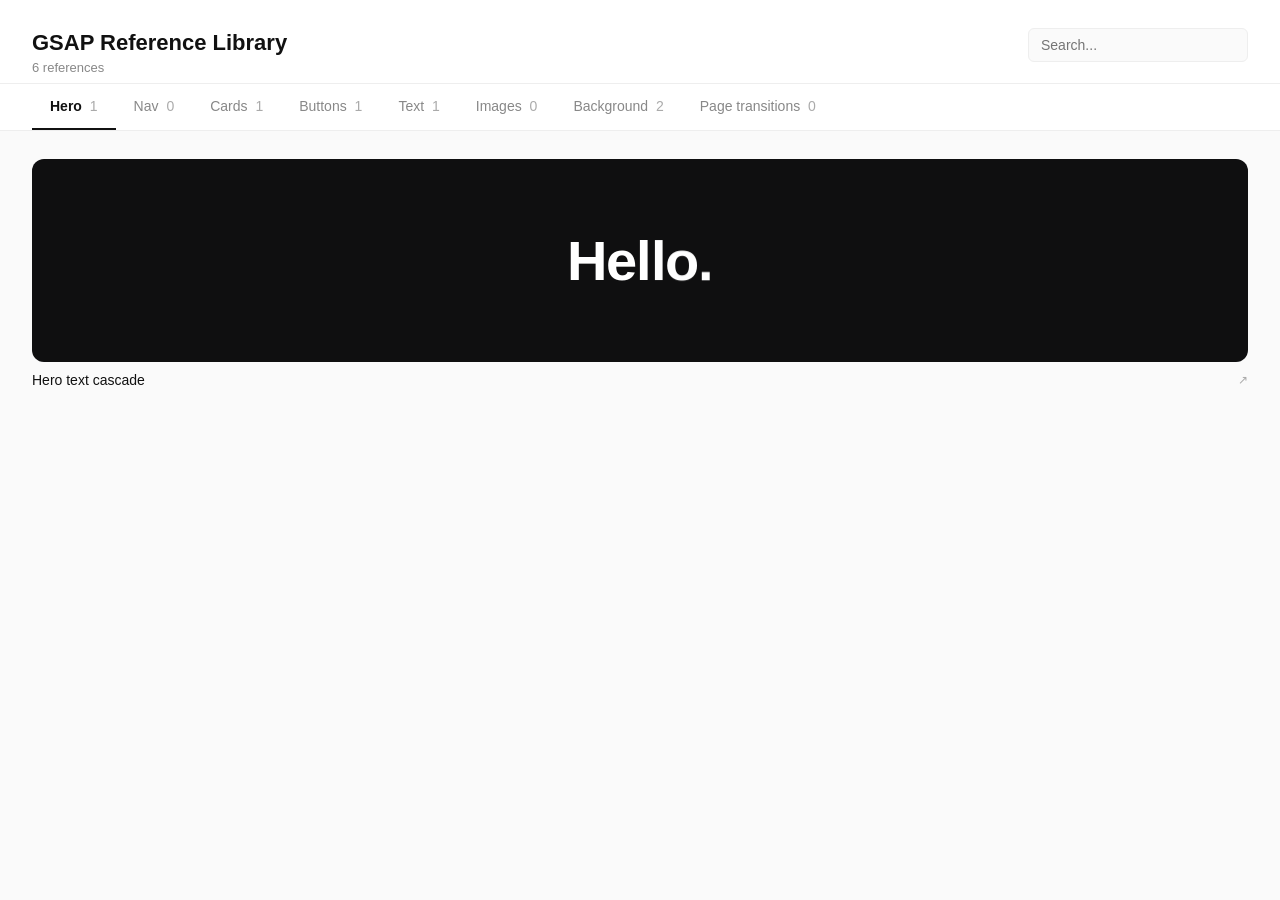
<file: index.html>
<!DOCTYPE html>
<html lang="en">
<head>
  <meta charset="UTF-8">
  <meta name="viewport" content="width=device-width, initial-scale=1">
  <title>GSAP Reference Library</title>
  <link rel="stylesheet" href="styles.css">
</head>
<body>
  <header>
    <div class="title-strip">
      <div>
        <h1>GSAP Reference Library</h1>
        <p class="subtitle" id="entry-count">0 references</p>
      </div>
      <input type="search" id="search" placeholder="Search..." autocomplete="off" aria-label="Search references">
    </div>
    <nav id="tab-bar" class="tab-bar"></nav>
  </header>
  <main>
    <div id="grid" class="grid"></div>
  </main>
  <script src="references.js"></script>
  <script src="library.js"></script>
</body>
</html>
</file>
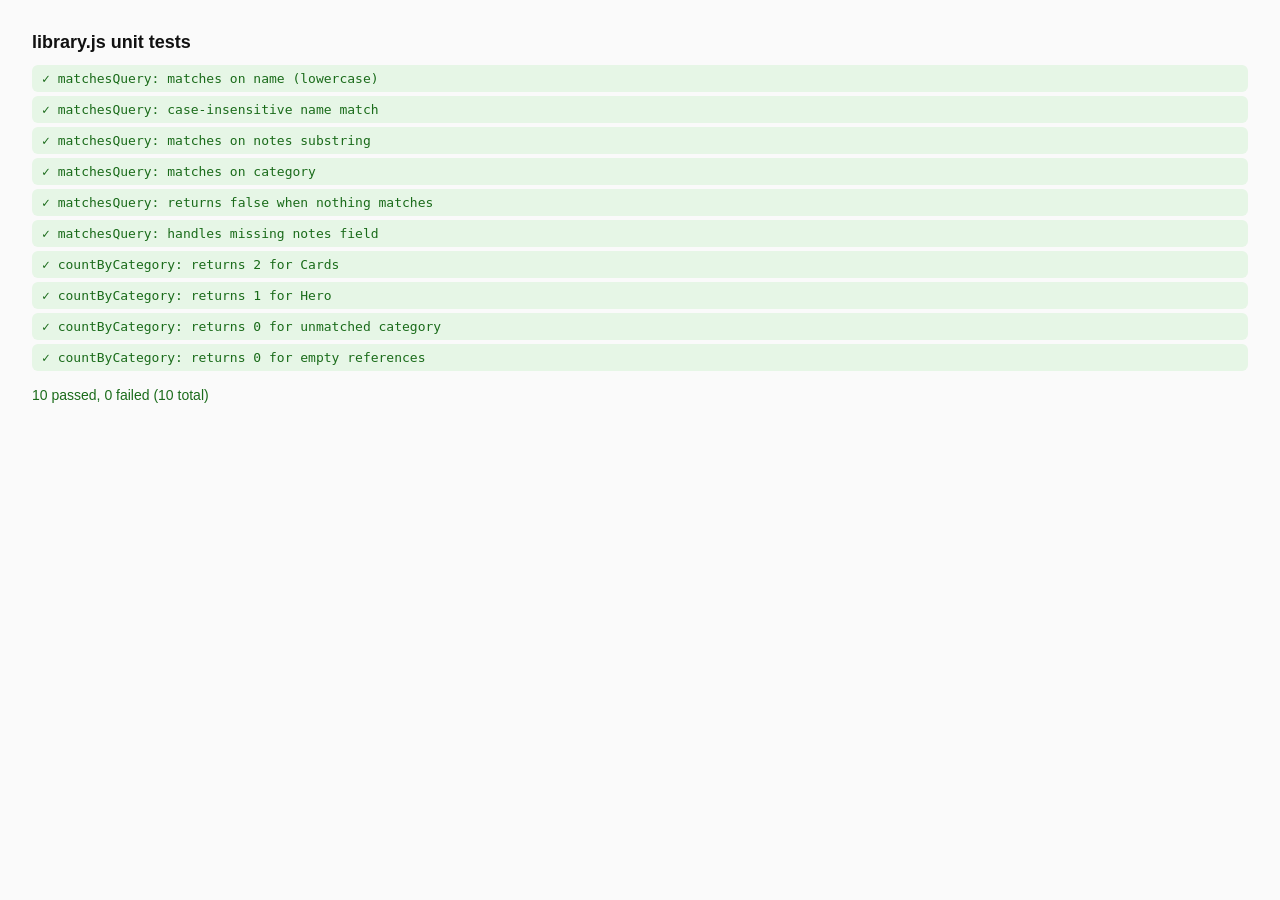
<file: tests.html>
<!DOCTYPE html>
<html lang="en">
<head>
  <meta charset="UTF-8">
  <title>Library Tests</title>
  <style>
    body { font-family: -apple-system, BlinkMacSystemFont, "Segoe UI", Roboto, sans-serif;
      padding: 24px; background: #fafafa; color: #111; }
    h1 { font-size: 18px; margin-top: 0; }
    .test { padding: 6px 10px; border-radius: 6px; margin: 4px 0; font-size: 13px;
      font-family: ui-monospace, SFMono-Regular, Menlo, Consolas, monospace; }
    .pass { background: #e6f6e6; color: #1a6b1a; }
    .fail { background: #fde6e6; color: #a01515; }
    .summary { margin-top: 16px; font-size: 14px; }
  </style>
</head>
<body>
  <h1>library.js unit tests</h1>
  <div id="results"></div>
  <div id="summary" class="summary"></div>

  <!-- Hidden stubs so library.js's init() doesn't null-deref on DOMContentLoaded.
       tests.js runs synchronously and finishes before DOMContentLoaded; init()
       fires after and would otherwise crash on these element lookups. -->
  <div style="display:none" aria-hidden="true">
    <p id="entry-count"></p>
    <input id="search">
    <nav id="tab-bar"></nav>
    <div id="grid"></div>
  </div>

  <!-- Empty REFERENCES — tests don't need the real seed data -->
  <script>window.REFERENCES = [];</script>
  <script src="library.js"></script>
  <script src="tests.js"></script>
</body>
</html>
</file>
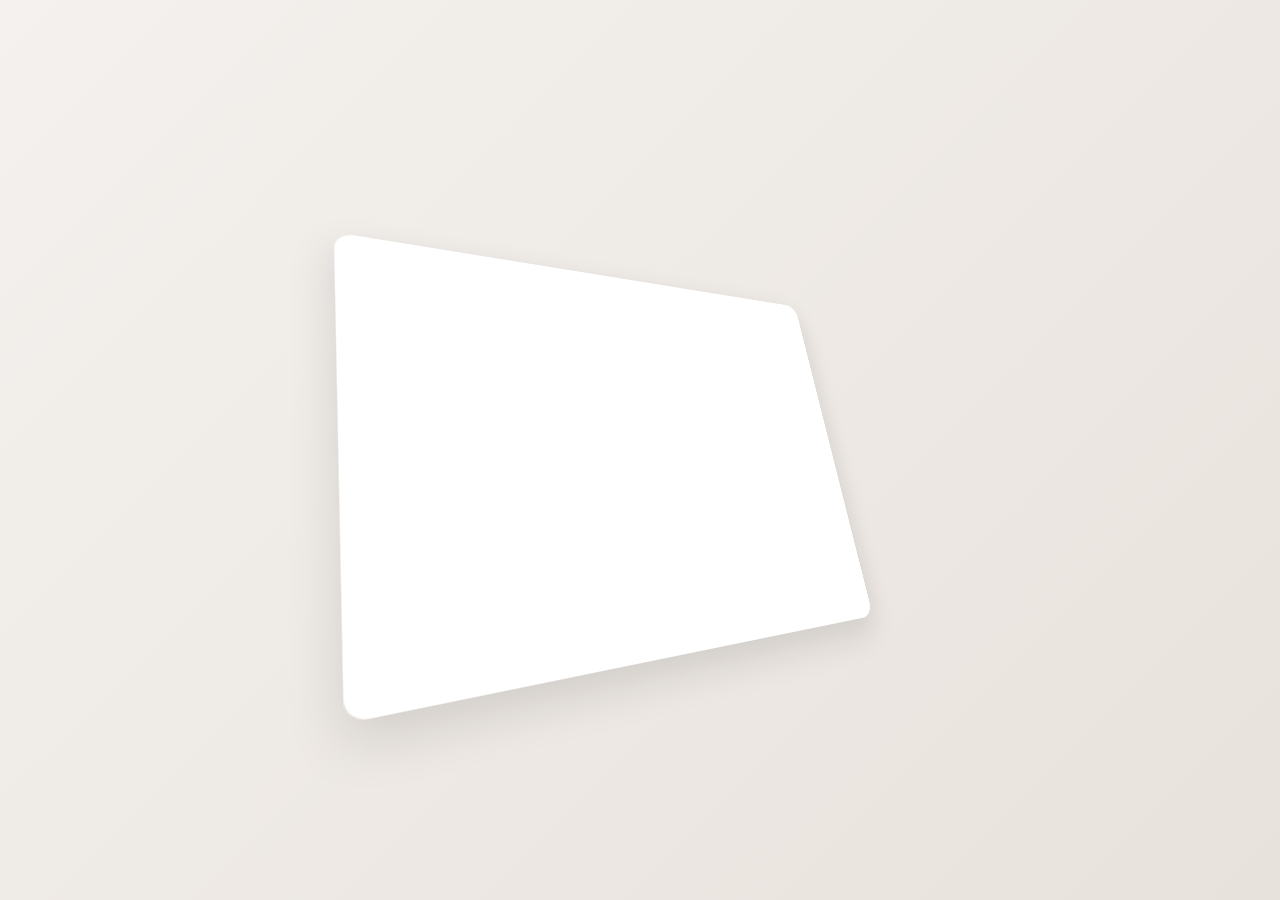
<file: references/001-card-tilt-hover/animation.html>
<!DOCTYPE html>
<html lang="en">
<head>
<meta charset="UTF-8">
<title>Card tilt hover</title>
<style>
  html, body { margin: 0; height: 100%; overflow: hidden; }
  body {
    display: flex; align-items: center; justify-content: center;
    background: linear-gradient(135deg, #f4f1ee, #e8e2dc);
    perspective: 600px;
    font-family: -apple-system, BlinkMacSystemFont, "Segoe UI", Roboto, sans-serif;
  }
  .card {
    width: 60vmin;
    height: 44vmin;
    background: #ffffff;
    border-radius: 16px;
    box-shadow: 0 14px 36px rgba(0,0,0,0.12);
    transform-style: preserve-3d;
    will-change: transform;
  }
</style>
</head>
<body>
  <div class="card" id="card"></div>

  <script src="https://cdn.jsdelivr.net/npm/gsap@3/dist/gsap.min.js"></script>
  <script>
    const card = document.getElementById("card");
    gsap.timeline({ repeat: -1, defaults: { duration: 0.95, ease: "power2.inOut" } })
      .to(card, { rotationY:  30, rotationX:  18 })
      .to(card, { rotationY: -30, rotationX:  18 })
      .to(card, { rotationY: -30, rotationX: -18 })
      .to(card, { rotationY:  30, rotationX: -18 })
      .to(card, { rotationY:   0, rotationX:   0 });
  </script>
</body>
</html>
</file>
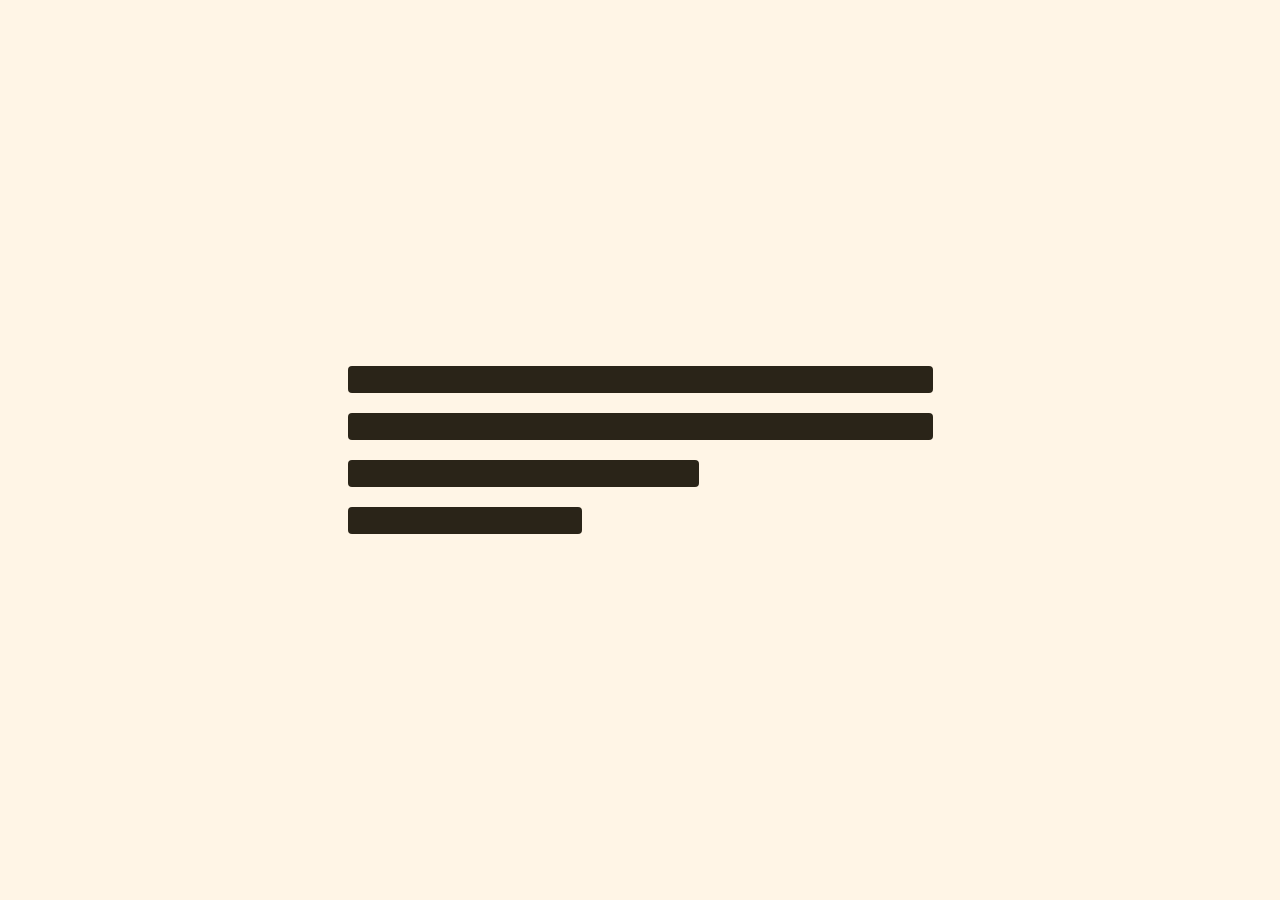
<file: references/002-text-line-reveal/animation.html>
<!DOCTYPE html>
<html lang="en">
<head>
<meta charset="UTF-8">
<title>Text line reveal</title>
<style>
  html, body { margin: 0; height: 100%; overflow: hidden; }
  body {
    display: flex; align-items: center; justify-content: center;
    background: #fff5e6;
    font-family: -apple-system, BlinkMacSystemFont, "Segoe UI", Roboto, sans-serif;
  }
  .stack {
    display: flex; flex-direction: column;
    gap: 2.2vmin;
    width: 65vmin;
  }
  .line {
    height: 3vmin;
    background: #2a2418;
    border-radius: 4px;
    will-change: transform, opacity;
  }
  .line.short   { width: 60%; }
  .line.shorter { width: 40%; }
</style>
</head>
<body>
  <div class="stack">
    <div class="line"></div>
    <div class="line"></div>
    <div class="line short"></div>
    <div class="line shorter"></div>
  </div>

  <script src="https://cdn.jsdelivr.net/npm/gsap@3/dist/gsap.min.js"></script>
  <script>
    const lines = document.querySelectorAll(".line");
    const tl = gsap.timeline({ repeat: -1, repeatDelay: 0.4 });

    tl.fromTo(lines,
      { y: 36, opacity: 0 },
      { y: 0, opacity: 1, duration: 0.7, ease: "power3.out", stagger: 0.12 }
    )
    .to({}, { duration: 1.4 })
    .to(lines, {
      y: -20, opacity: 0, duration: 0.45, ease: "power2.in",
      stagger: { each: 0.05, from: "end" }
    });
  </script>
</body>
</html>
</file>
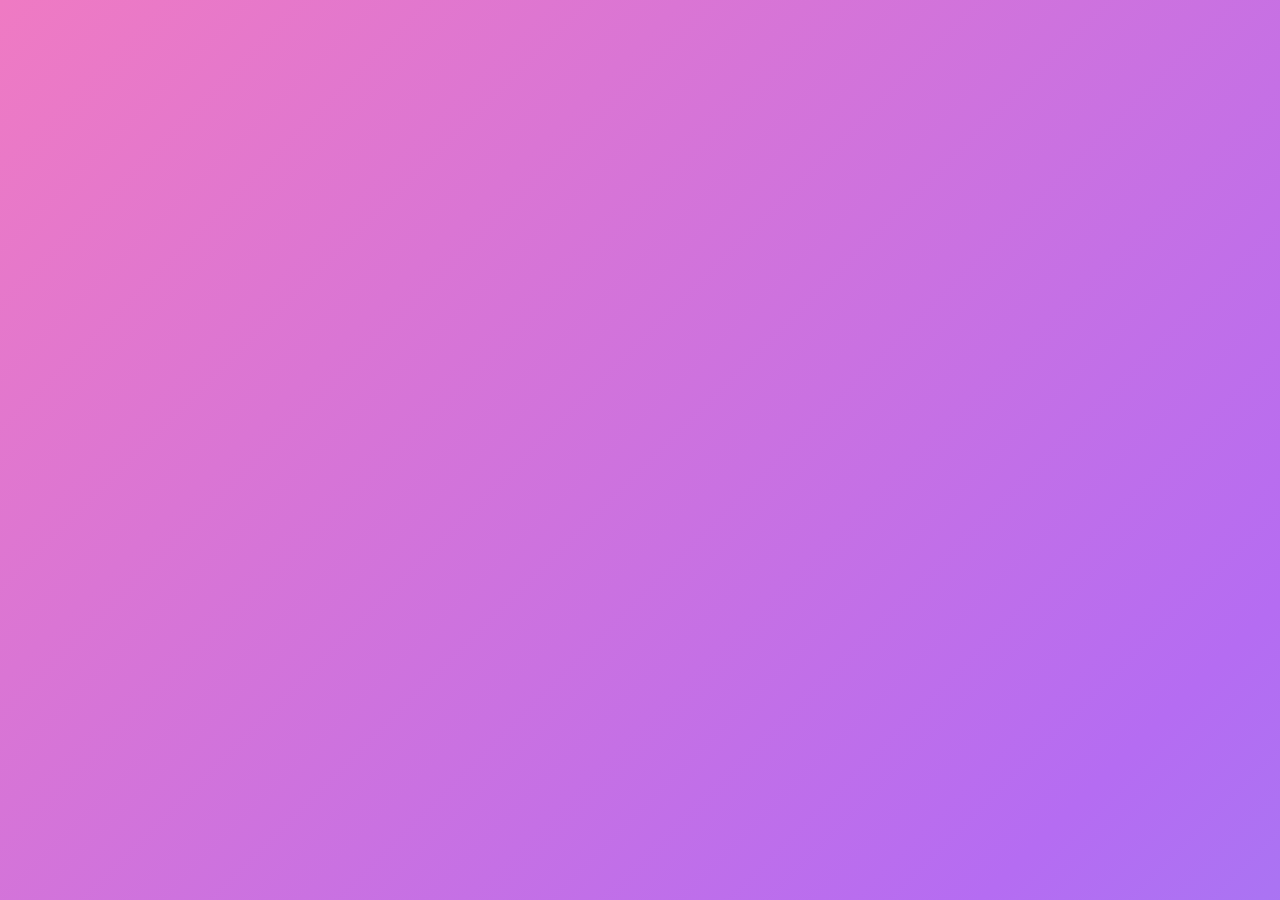
<file: references/004-gradient-breathing/animation.html>
<!DOCTYPE html>
<html lang="en">
<head>
<meta charset="UTF-8">
<title>Gradient breathing</title>
<style>
  html, body {
    margin: 0; height: 100%; overflow: hidden;
    font-family: -apple-system, BlinkMacSystemFont, "Segoe UI", Roboto, sans-serif;
  }
  body {
    background: linear-gradient(135deg, #ff7eb6 0%, #b56cf2 50%, #5fa8fb 100%);
    background-size: 220% 220%;
    will-change: background-position, filter;
  }
</style>
</head>
<body>
  <script src="https://cdn.jsdelivr.net/npm/gsap@3/dist/gsap.min.js"></script>
  <script>
    // Ambient continuous effect: gradient position drifts + hue rotates.
    // Faster cycles and saturated colors so the motion is obvious at a glance.
    gsap.to(document.body, {
      backgroundPosition: "100% 100%",
      duration: 3.5,
      ease: "sine.inOut",
      repeat: -1,
      yoyo: true,
    });

    gsap.to(document.body, {
      filter: "hue-rotate(140deg)",
      duration: 5.5,
      ease: "sine.inOut",
      repeat: -1,
      yoyo: true,
    });
  </script>
</body>
</html>
</file>
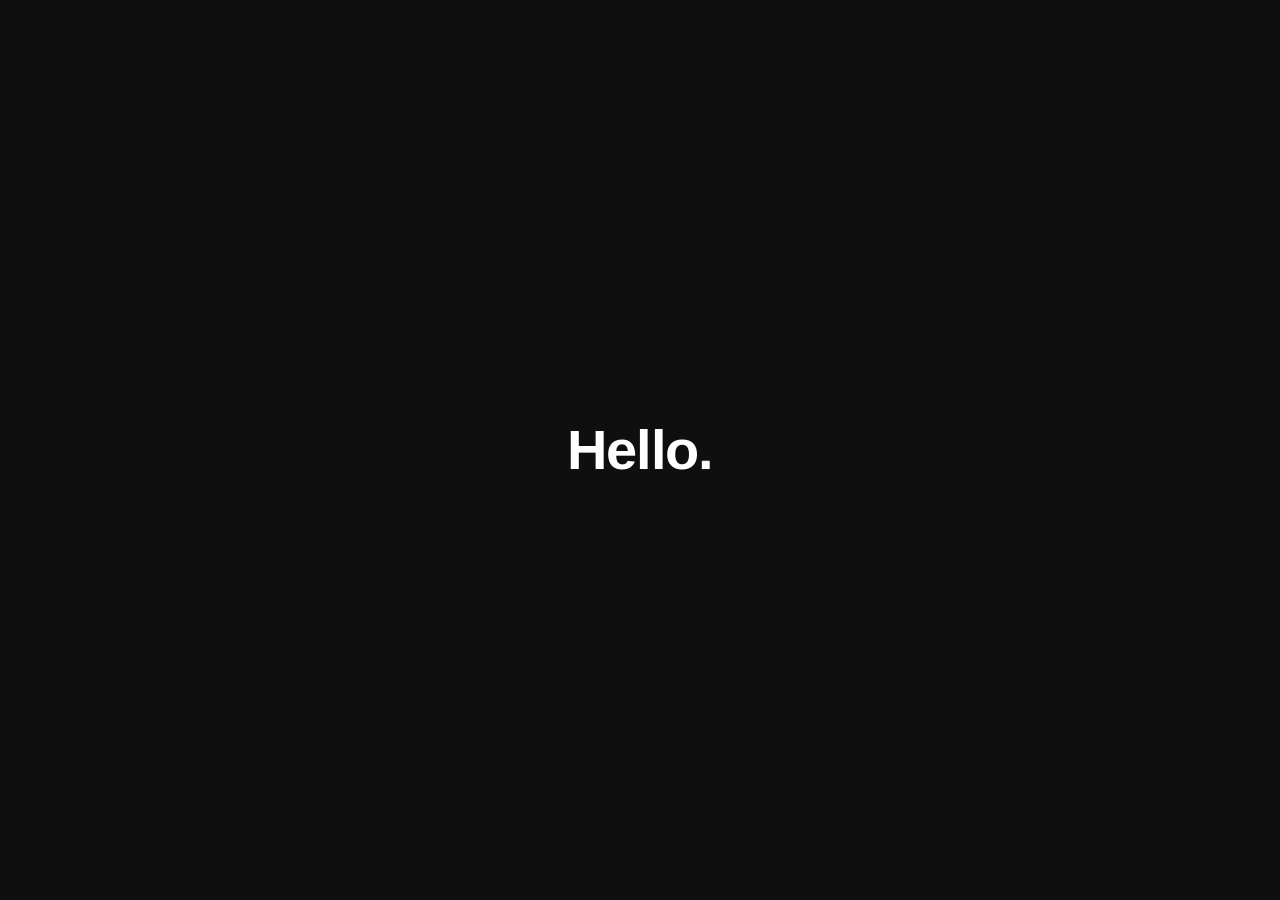
<file: references/005-hero-text-cascade/animation.html>
<!DOCTYPE html>
<html lang="en">
<head>
<meta charset="UTF-8">
<title>Hero text cascade</title>
<style>
  html, body {
    margin: 0; height: 100%; overflow: hidden;
    display: flex; align-items: center; justify-content: center;
    background: #0f0f10;
    font-family: -apple-system, BlinkMacSystemFont, "Segoe UI", Roboto, sans-serif;
    color: #ffffff;
  }
  h1 {
    font-size: clamp(28px, 6vw, 56px);
    font-weight: 700;
    letter-spacing: -0.02em;
    margin: 0;
    line-height: 1;
  }
  .char {
    display: inline-block;
    will-change: transform, opacity;
  }
</style>
</head>
<body>
  <h1 id="title"></h1>

  <script src="https://cdn.jsdelivr.net/npm/gsap@3/dist/gsap.min.js"></script>
  <script>
    const TEXT = "Hello.";
    const title = document.getElementById("title");

    // Split into character spans (preserving spaces).
    title.innerHTML = TEXT.split("").map(ch =>
      ch === " " ? "&nbsp;" : `<span class="char">${ch}</span>`
    ).join("");

    const chars = document.querySelectorAll(".char");

    const tl = gsap.timeline({ repeat: -1, defaults: { ease: "power4.out" } });
    tl.set(chars, { y: 80, opacity: 0, rotationX: -60 })
      .to(chars, { y: 0, opacity: 1, rotationX: 0, duration: 0.9, stagger: 0.06 })
      .to({}, { duration: 1.4 })
      .to(chars, { y: -40, opacity: 0, duration: 0.5, stagger: { each: 0.04, from: "end" } })
      .to({}, { duration: 0.5 });
  </script>
</body>
</html>
</file>
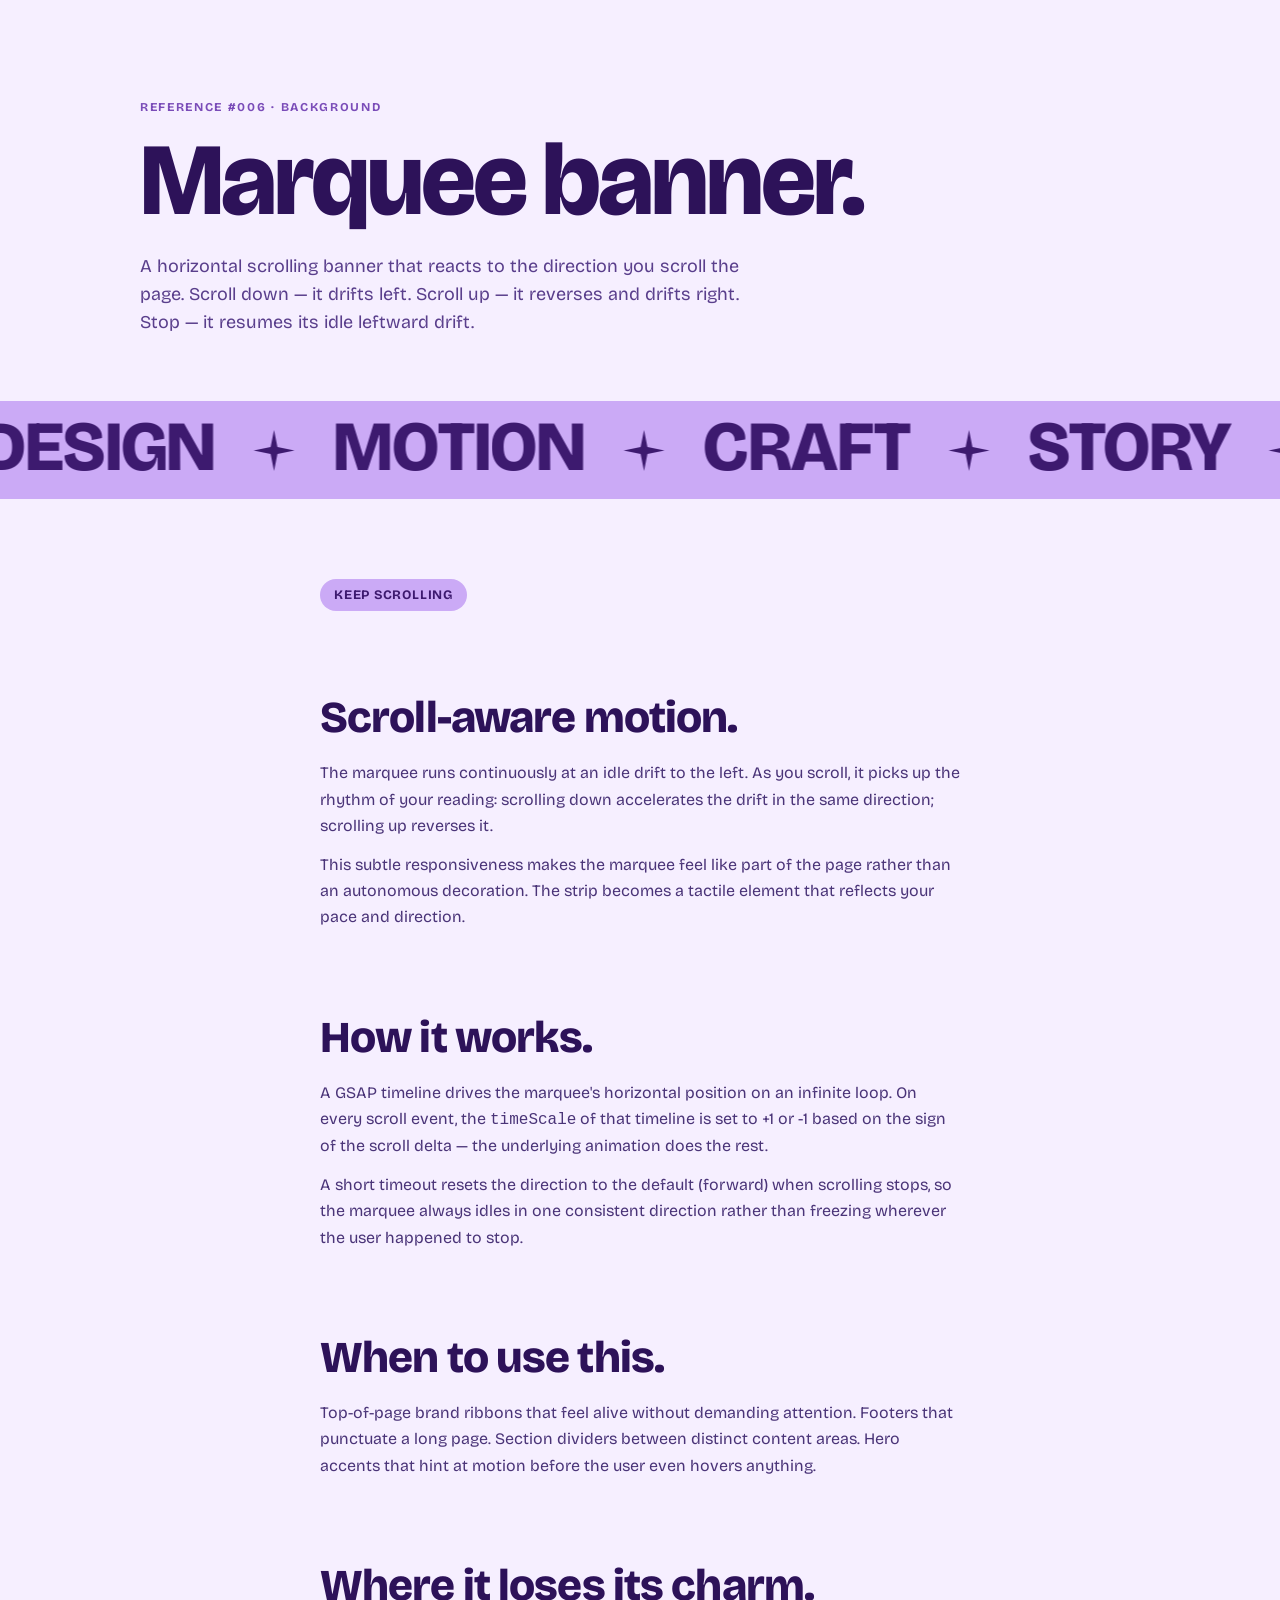
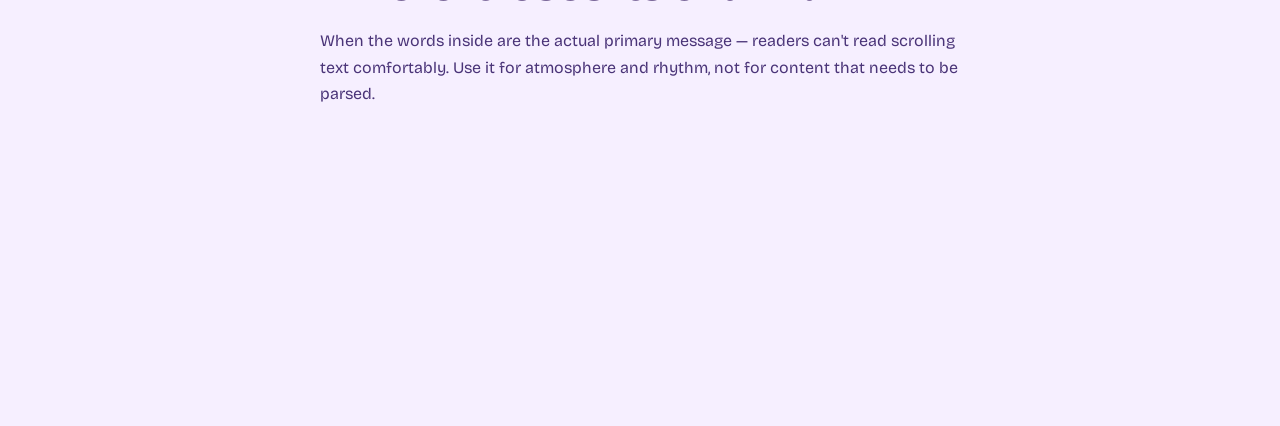
<file: references/006-marquee-banner/animation.html>
<!DOCTYPE html>
<html lang="en">
<head>
<meta charset="UTF-8">
<meta name="viewport" content="width=device-width, initial-scale=1">
<title>Marquee banner</title>
<link rel="preconnect" href="https://fonts.googleapis.com">
<link rel="preconnect" href="https://fonts.gstatic.com" crossorigin>
<link href="https://fonts.googleapis.com/css2?family=Bricolage+Grotesque:opsz,wght@12..96,400;12..96,700;12..96,800&display=swap" rel="stylesheet">
<style>
  * { box-sizing: border-box; }
  html, body { margin: 0; }
  body {
    background: #f6efff;
    font-family: "Bricolage Grotesque", -apple-system, BlinkMacSystemFont, "Segoe UI", Roboto, sans-serif;
    color: #2d1259;
    -webkit-font-smoothing: antialiased;
  }

  /* --- Marquee strip (shown in both modes) --- */
  .marquee-strip { background: #cbaaf6; overflow: hidden; }
  .marquee { display: flex; align-items: center; will-change: transform; flex-shrink: 0; }
  .marquee__track {
    display: flex; align-items: center;
    gap: 3vw; padding-right: 3vw;
    flex-shrink: 0;
  }
  .marquee__word {
    font-size: clamp(34px, 65vh, 130px);
    font-weight: 800;
    color: #3d1a6f;
    letter-spacing: -0.025em;
    text-transform: uppercase;
    line-height: 1;
    flex-shrink: 0;
    transform: translateY(-0.04em);
  }
  .marquee__star {
    width: clamp(22px, 35vh, 64px);
    height: clamp(22px, 35vh, 64px);
    fill: #3d1a6f;
    flex-shrink: 0;
  }

  /* --- Embedded mode (loaded inside the library iframe) --- */
  body.embedded { height: 100%; overflow: hidden; }
  body.embedded .hero,
  body.embedded .info { display: none !important; }
  body.embedded .marquee-strip {
    height: 100%;
    display: flex;
    align-items: center;
  }

  /* --- Standalone mode (opened directly in a tab) --- */
  body.standalone .marquee-strip {
    position: sticky; top: 0; z-index: 10;
    padding: 14px 0;
  }
  /* Smaller text in standalone so the strip feels like a banner, not a bus. */
  body.standalone .marquee__word { font-size: clamp(32px, 5.5vw, 72px); }
  body.standalone .marquee__star {
    width: clamp(20px, 3.2vw, 44px);
    height: clamp(20px, 3.2vw, 44px);
  }

  .hero {
    padding: 96px 40px 64px;
    max-width: 1080px;
    margin: 0 auto;
  }
  .hero-eyebrow {
    display: inline-block;
    font-size: 12px;
    font-weight: 700;
    letter-spacing: 0.14em;
    text-transform: uppercase;
    color: #7a4cb8;
    margin-bottom: 18px;
  }
  .hero h1 {
    font-size: clamp(48px, 8vw, 104px);
    font-weight: 800;
    letter-spacing: -0.03em;
    line-height: 0.95;
    margin: 0 0 24px;
  }
  .hero p {
    font-size: 18px;
    line-height: 1.55;
    color: #5a3f8c;
    max-width: 620px;
    margin: 0;
  }

  .info {
    max-width: 720px;
    margin: 0 auto;
    padding: 80px 40px 240px;
  }
  .info section { margin: 0 0 80px; }
  .info h2 {
    font-size: clamp(28px, 4vw, 44px);
    font-weight: 800;
    letter-spacing: -0.02em;
    margin: 0 0 16px;
  }
  .info p {
    font-size: 16px;
    line-height: 1.65;
    color: #4a3478;
    margin: 0 0 12px;
  }
  .scroll-hint {
    display: inline-block;
    padding: 8px 14px;
    border-radius: 999px;
    background: #cbaaf6;
    color: #3d1a6f;
    font-weight: 700;
    font-size: 13px;
    letter-spacing: 0.06em;
    text-transform: uppercase;
  }
</style>
</head>
<body>

<header class="hero">
  <span class="hero-eyebrow">Reference #006 · Background</span>
  <h1>Marquee banner.</h1>
  <p>A horizontal scrolling banner that reacts to the direction you scroll the page. Scroll down — it drifts left. Scroll up — it reverses and drifts right. Stop — it resumes its idle leftward drift.</p>
</header>

<div class="marquee-strip">
  <div class="marquee" id="marquee">
    <div class="marquee__track">
      <span class="marquee__word">Design</span>
      <svg class="marquee__star" viewBox="0 0 24 24" aria-hidden="true"><path d="M12 0 L14 10 L24 12 L14 14 L12 24 L10 14 L0 12 L10 10 Z"/></svg>
      <span class="marquee__word">Motion</span>
      <svg class="marquee__star" viewBox="0 0 24 24" aria-hidden="true"><path d="M12 0 L14 10 L24 12 L14 14 L12 24 L10 14 L0 12 L10 10 Z"/></svg>
      <span class="marquee__word">Craft</span>
      <svg class="marquee__star" viewBox="0 0 24 24" aria-hidden="true"><path d="M12 0 L14 10 L24 12 L14 14 L12 24 L10 14 L0 12 L10 10 Z"/></svg>
      <span class="marquee__word">Story</span>
      <svg class="marquee__star" viewBox="0 0 24 24" aria-hidden="true"><path d="M12 0 L14 10 L24 12 L14 14 L12 24 L10 14 L0 12 L10 10 Z"/></svg>
      <span class="marquee__word">Brand</span>
      <svg class="marquee__star" viewBox="0 0 24 24" aria-hidden="true"><path d="M12 0 L14 10 L24 12 L14 14 L12 24 L10 14 L0 12 L10 10 Z"/></svg>
      <span class="marquee__word">Studio</span>
      <svg class="marquee__star" viewBox="0 0 24 24" aria-hidden="true"><path d="M12 0 L14 10 L24 12 L14 14 L12 24 L10 14 L0 12 L10 10 Z"/></svg>
    </div>
    <div class="marquee__track" aria-hidden="true">
      <span class="marquee__word">Design</span>
      <svg class="marquee__star" viewBox="0 0 24 24" aria-hidden="true"><path d="M12 0 L14 10 L24 12 L14 14 L12 24 L10 14 L0 12 L10 10 Z"/></svg>
      <span class="marquee__word">Motion</span>
      <svg class="marquee__star" viewBox="0 0 24 24" aria-hidden="true"><path d="M12 0 L14 10 L24 12 L14 14 L12 24 L10 14 L0 12 L10 10 Z"/></svg>
      <span class="marquee__word">Craft</span>
      <svg class="marquee__star" viewBox="0 0 24 24" aria-hidden="true"><path d="M12 0 L14 10 L24 12 L14 14 L12 24 L10 14 L0 12 L10 10 Z"/></svg>
      <span class="marquee__word">Story</span>
      <svg class="marquee__star" viewBox="0 0 24 24" aria-hidden="true"><path d="M12 0 L14 10 L24 12 L14 14 L12 24 L10 14 L0 12 L10 10 Z"/></svg>
      <span class="marquee__word">Brand</span>
      <svg class="marquee__star" viewBox="0 0 24 24" aria-hidden="true"><path d="M12 0 L14 10 L24 12 L14 14 L12 24 L10 14 L0 12 L10 10 Z"/></svg>
      <span class="marquee__word">Studio</span>
      <svg class="marquee__star" viewBox="0 0 24 24" aria-hidden="true"><path d="M12 0 L14 10 L24 12 L14 14 L12 24 L10 14 L0 12 L10 10 Z"/></svg>
    </div>
  </div>
</div>

<main class="info">
  <section>
    <span class="scroll-hint">Keep scrolling</span>
  </section>
  <section>
    <h2>Scroll-aware motion.</h2>
    <p>The marquee runs continuously at an idle drift to the left. As you scroll, it picks up the rhythm of your reading: scrolling down accelerates the drift in the same direction; scrolling up reverses it.</p>
    <p>This subtle responsiveness makes the marquee feel like part of the page rather than an autonomous decoration. The strip becomes a tactile element that reflects your pace and direction.</p>
  </section>
  <section>
    <h2>How it works.</h2>
    <p>A GSAP timeline drives the marquee's horizontal position on an infinite loop. On every scroll event, the <code>timeScale</code> of that timeline is set to +1 or -1 based on the sign of the scroll delta — the underlying animation does the rest.</p>
    <p>A short timeout resets the direction to the default (forward) when scrolling stops, so the marquee always idles in one consistent direction rather than freezing wherever the user happened to stop.</p>
  </section>
  <section>
    <h2>When to use this.</h2>
    <p>Top-of-page brand ribbons that feel alive without demanding attention. Footers that punctuate a long page. Section dividers between distinct content areas. Hero accents that hint at motion before the user even hovers anything.</p>
  </section>
  <section>
    <h2>Where it loses its charm.</h2>
    <p>When the words inside are the actual primary message — readers can't read scrolling text comfortably. Use it for atmosphere and rhythm, not for content that needs to be parsed.</p>
  </section>
</main>

<script src="https://cdn.jsdelivr.net/npm/gsap@3/dist/gsap.min.js"></script>
<script>
  // Detect embed vs standalone. In the library iframe window.self !== window.top.
  const isStandalone = window.self === window.top;
  document.body.classList.add(isStandalone ? "standalone" : "embedded");

  // Mirrors the actual hypefluency.com implementation: an infinite autoplay
  // timeline whose timeScale is flipped on scroll-direction change. Direction
  // PERSISTS after scrolling stops — there is no idle reset.
  const tl = gsap.to("#marquee", {
    xPercent: -50,
    duration: 28,
    ease: "none",
    repeat: -1,
  });

  if (isStandalone) {
    let lastY = window.scrollY;
    let targetScale = 1;   // 1 = drift left, -1 = drift right
    let currentScale = 1;

    window.addEventListener("scroll", () => {
      const dy = window.scrollY - lastY;
      lastY = window.scrollY;
      // Counter-flow mapping (matches hypefluency): scrolling DOWN pushes the
      // marquee to drift RIGHT, scrolling UP pushes it to drift LEFT.
      if (dy > 0) targetScale = -1;
      else if (dy < 0) targetScale = 1;
    }, { passive: true });

    // Small lerp on the direction so the reversal feels fluid rather than a
    // hard snap. Direction persists indefinitely — the lerp just smooths the
    // transition between persistent states.
    gsap.ticker.add(() => {
      const dRatio = gsap.ticker.deltaRatio();
      currentScale += (targetScale - currentScale) * 0.12 * dRatio;
      tl.timeScale(currentScale);
    });
  }
</script>
</body>
</html>
</file>
<file: styles.css>
:root {
  --bg: #fafafa;
  --surface: #ffffff;
  --text: #111111;
  --text-secondary: #888888;
  --text-tertiary: #aaaaaa;
  --border: #eeeeee;
  --accent: #111111;
  --radius: 12px;
  --tile-gap: 20px;
}

* { box-sizing: border-box; }

html, body {
  margin: 0;
  background: var(--bg);
  color: var(--text);
  font-family: -apple-system, BlinkMacSystemFont, "Segoe UI", Roboto, sans-serif;
}

/* Header */
header { background: var(--surface); border-bottom: 1px solid var(--border); }

.title-strip {
  padding: 28px 32px 8px;
  display: flex;
  justify-content: space-between;
  align-items: baseline;
  border-bottom: 1px solid var(--border);
  gap: 24px;
}

.title-strip h1 { font-size: 22px; font-weight: 600; margin: 0; }
.title-strip .subtitle { font-size: 13px; color: var(--text-secondary); margin: 4px 0 0; }

#search {
  width: 220px;
  padding: 8px 12px;
  font-size: 14px;
  border: 1px solid var(--border);
  border-radius: 6px;
  background: var(--bg);
  font-family: inherit;
}
#search:focus { outline: 2px solid var(--accent); outline-offset: -1px; }

/* Tab bar */
.tab-bar { display: flex; padding: 0 32px; }
.tab {
  padding: 14px 18px;
  color: var(--text-secondary);
  font-size: 14px;
  cursor: pointer;
  border-bottom: 2px solid transparent;
  user-select: none;
}
.tab:hover { color: var(--text); }
.tab.active { color: var(--text); font-weight: 600; border-bottom-color: var(--accent); }
.tab-count { color: var(--text-tertiary); font-weight: 400; margin-left: 4px; }

/* Grid */
.grid {
  padding: 28px 32px;
  display: grid;
  grid-template-columns: repeat(3, 1fr);
  gap: var(--tile-gap);
}

.tile { display: flex; flex-direction: column; }

.tile.size-1x1 .tile-frame-container { aspect-ratio: 1 / 1; }

.tile.size-2x2 { grid-column: span 2; grid-row: span 2; }
.tile.size-2x2 .tile-frame-container { aspect-ratio: 1 / 1; }

.tile.size-fullrow { grid-column: 1 / -1; }
.tile.size-fullrow .tile-frame-container { aspect-ratio: 6 / 1; }

.tile-frame-container {
  background: #f0f0f0;
  border-radius: var(--radius);
  overflow: hidden;
  position: relative;
}
.tile-frame-container iframe {
  position: absolute;
  top: 0;
  left: 0;
  width: 100%;
  height: 100%;
  border: 0;
  display: block;
}

.tile-meta {
  margin-top: 10px;
  display: flex;
  justify-content: space-between;
  align-items: center;
}
.tile-name { font-size: 14px; color: var(--text); text-decoration: none; }
.tile-name:hover { text-decoration: underline; text-underline-offset: 3px; }
.tile-source { font-size: 12px; color: var(--text-tertiary); text-decoration: none; }
.tile-source:hover { color: var(--text); }

/* Empty state */
.empty-state {
  grid-column: 1 / -1;
  padding: 80px 0;
  text-align: center;
  color: var(--text-secondary);
  font-size: 14px;
}
</file>
